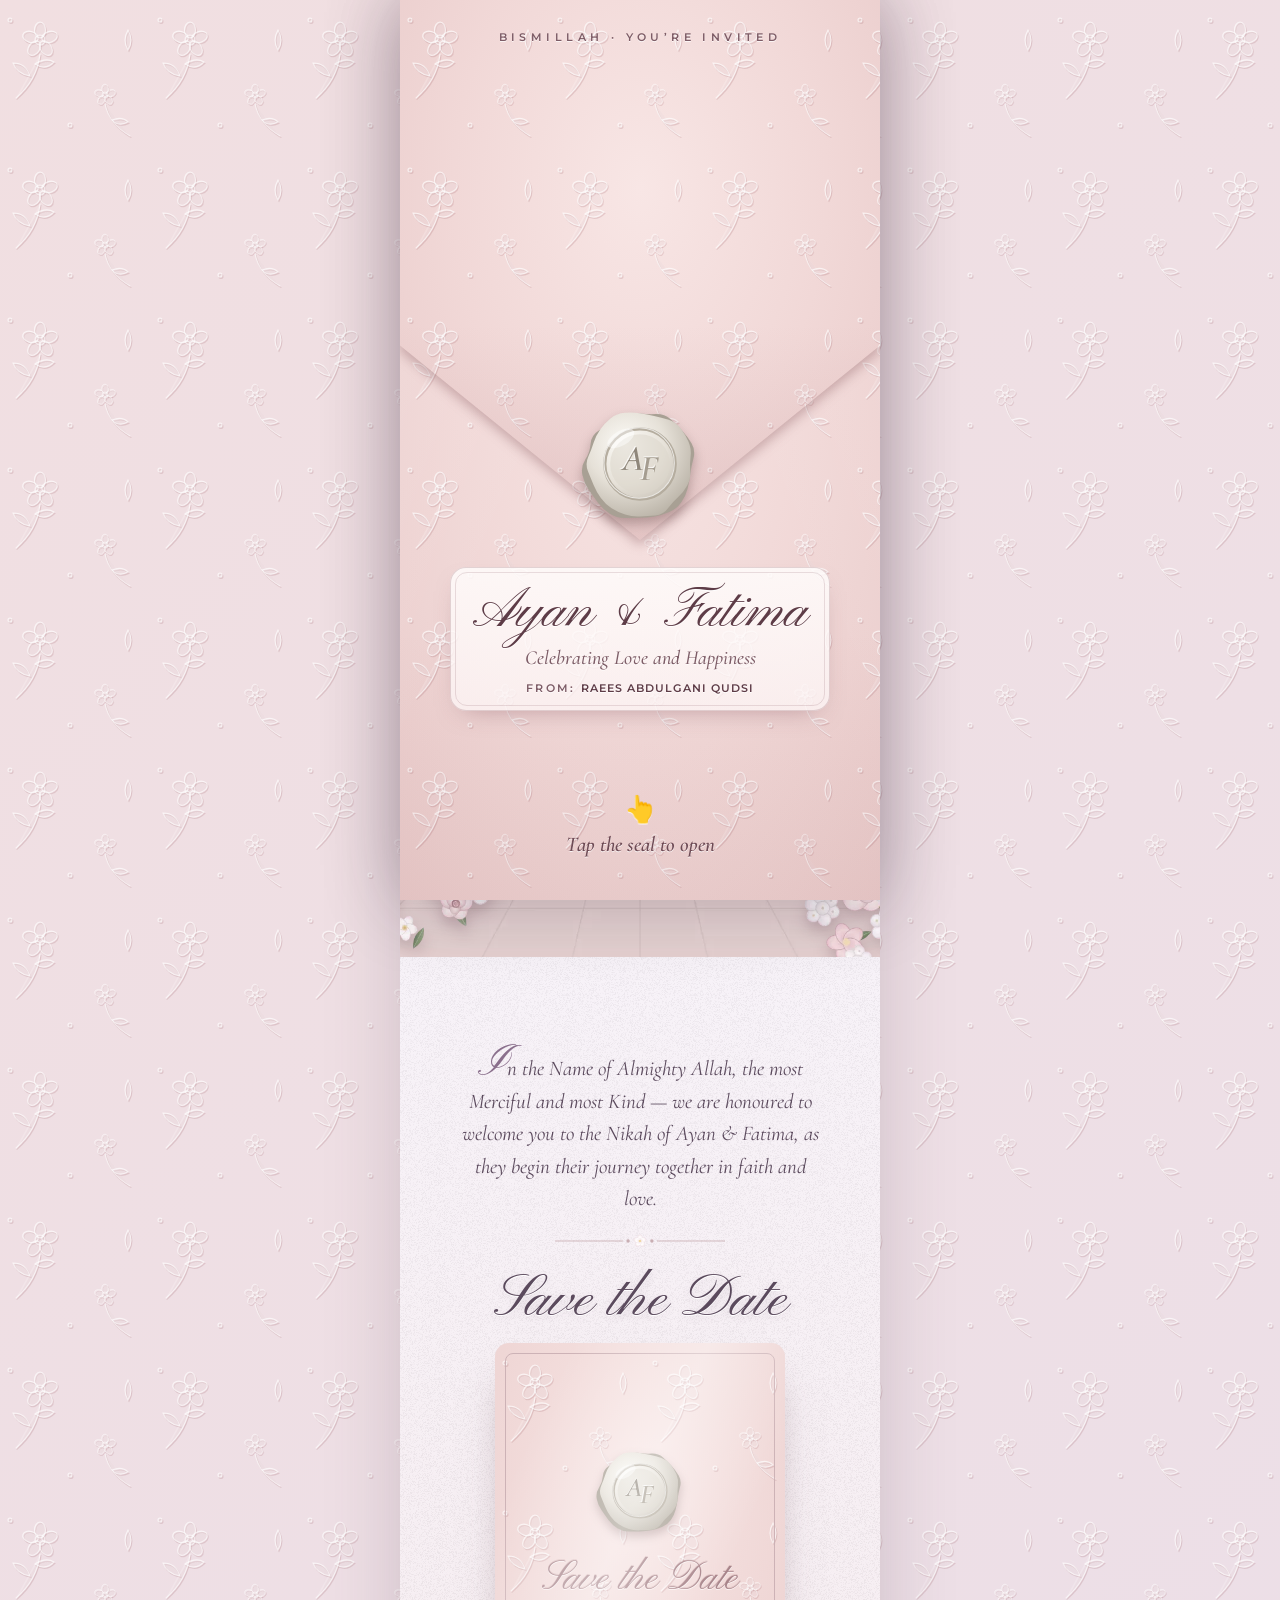
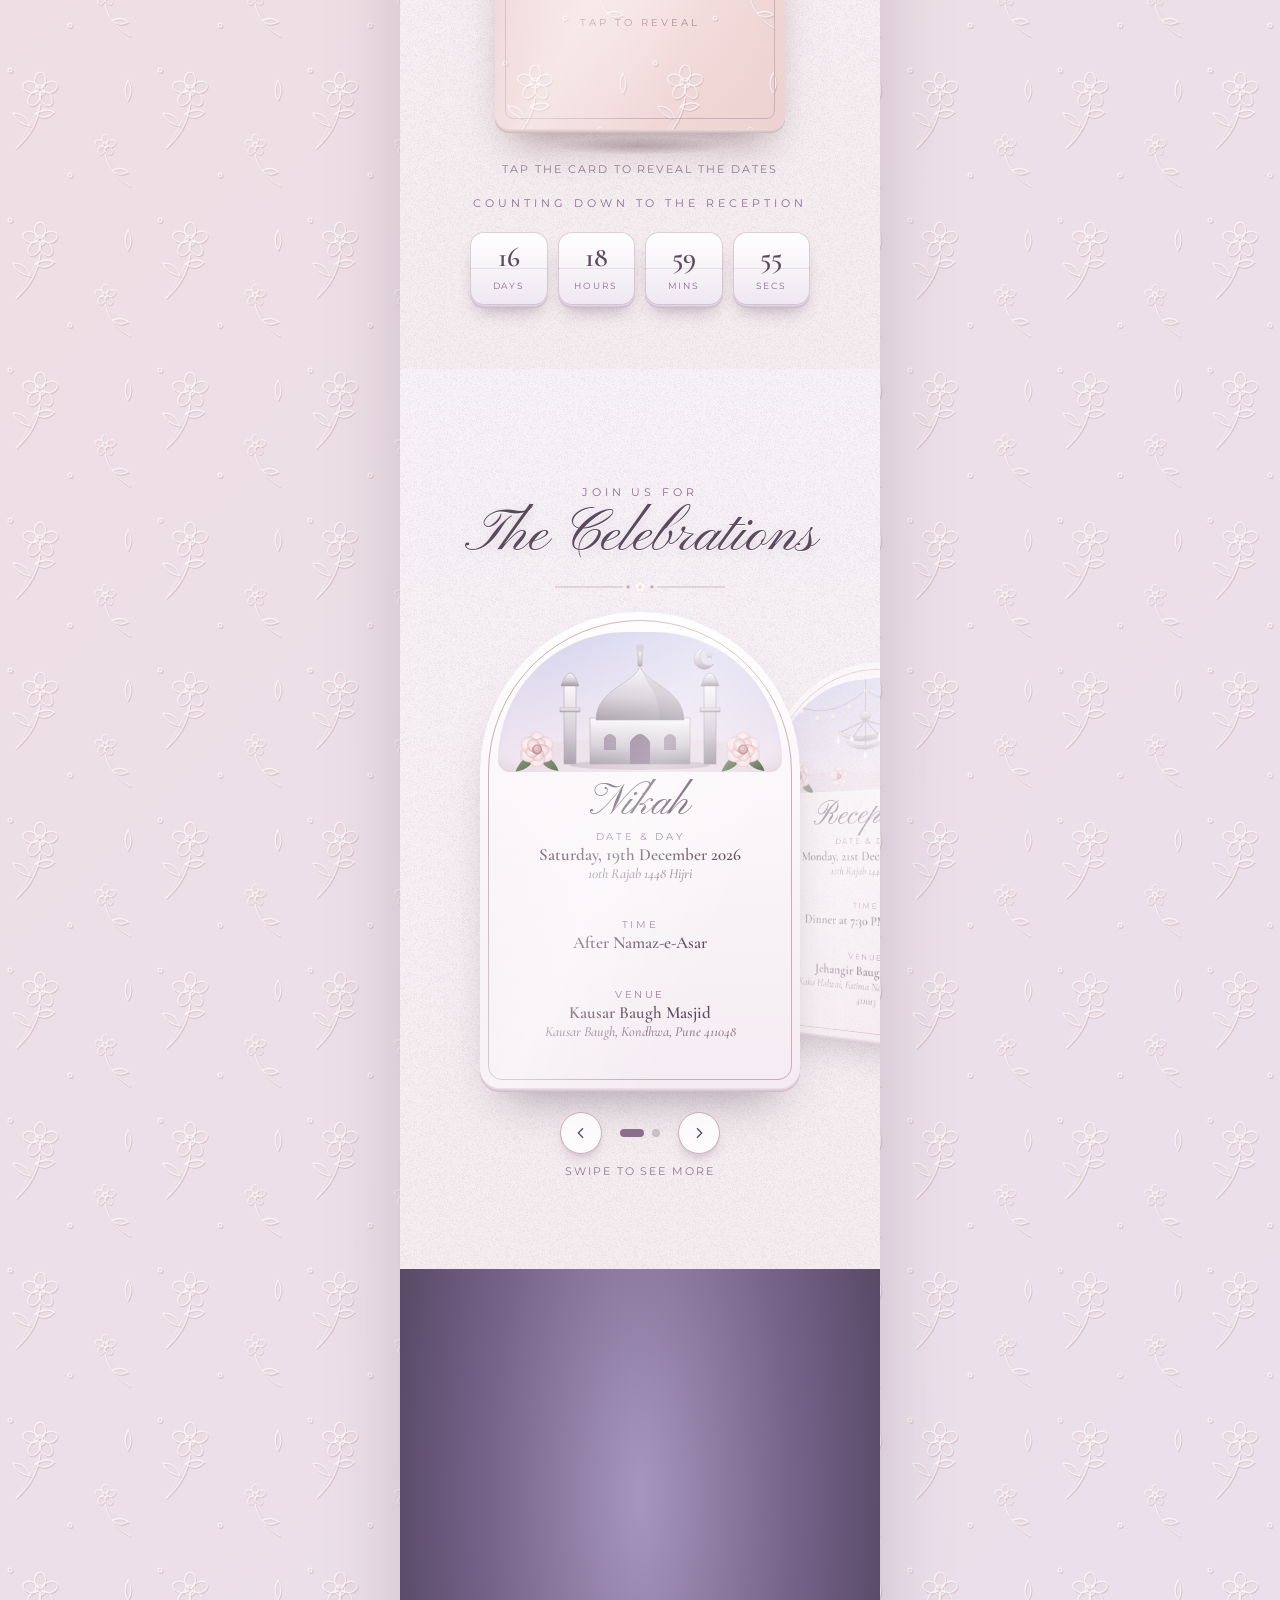
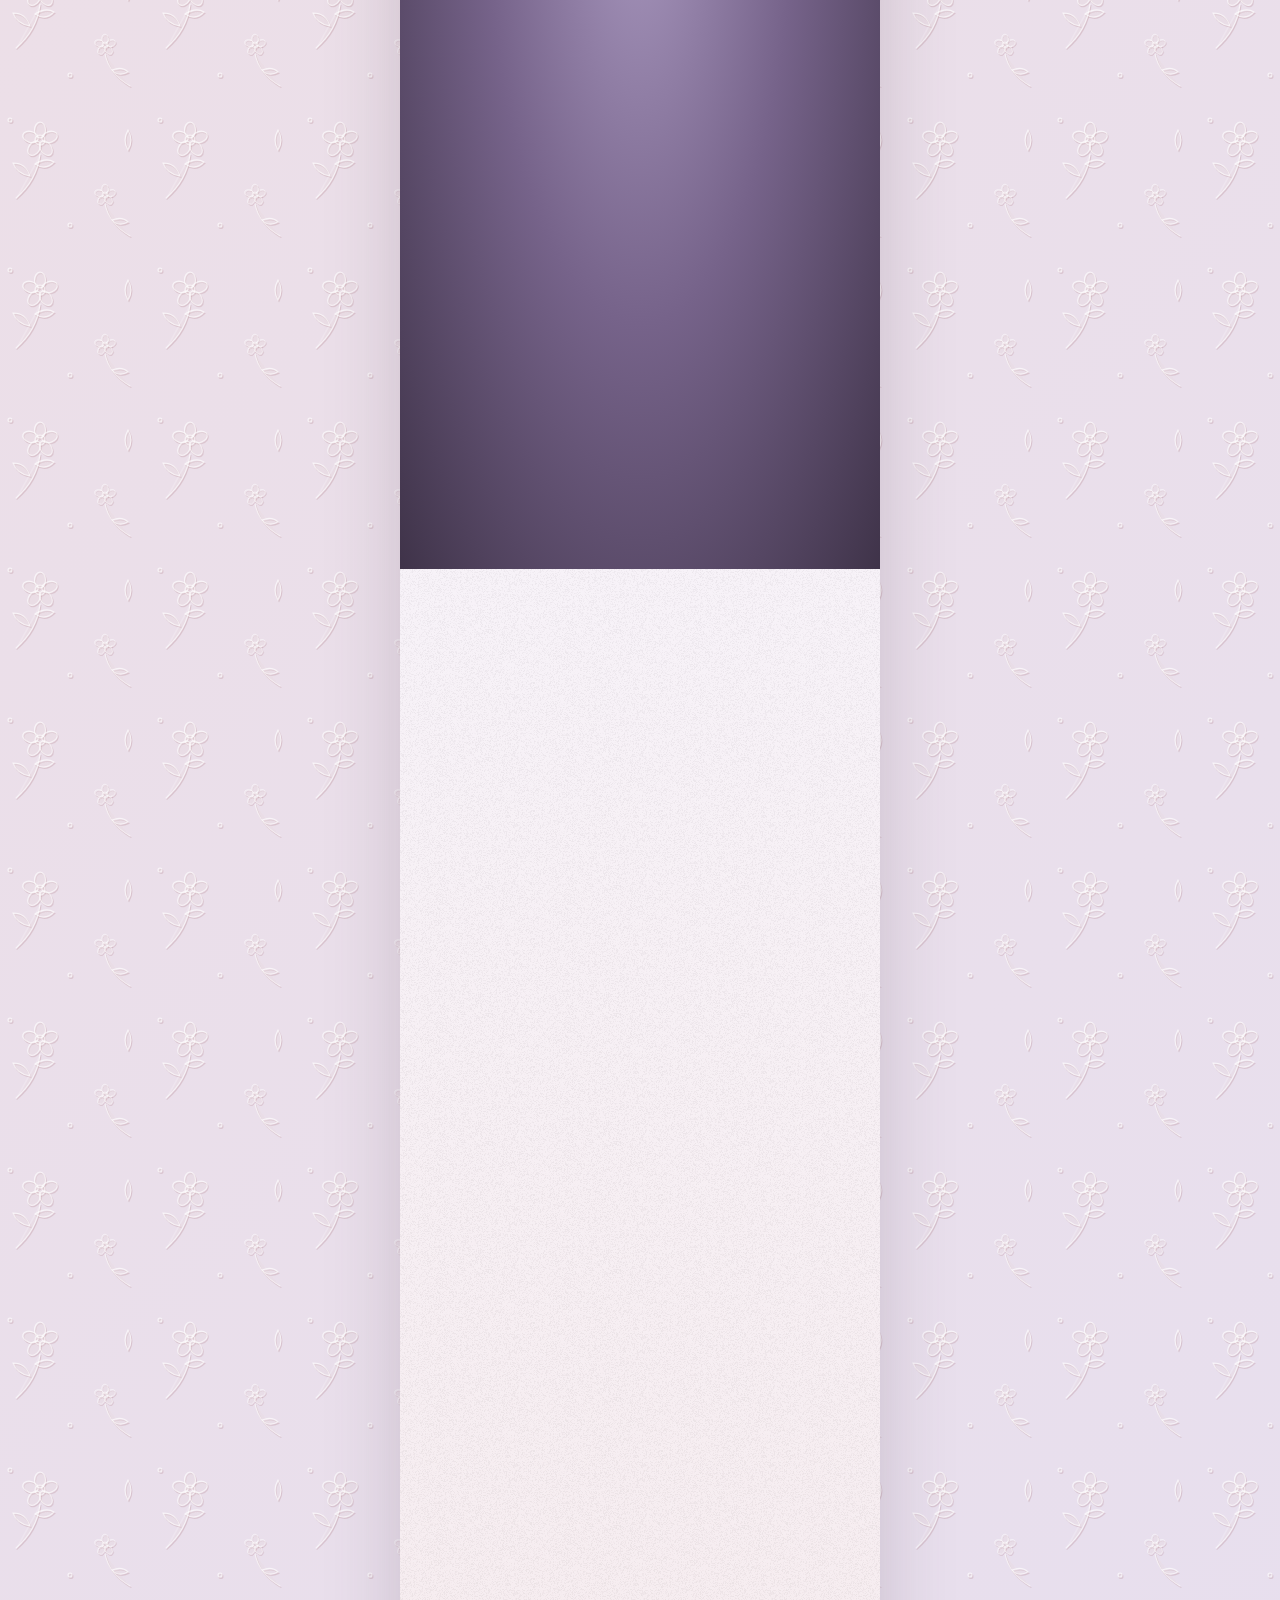
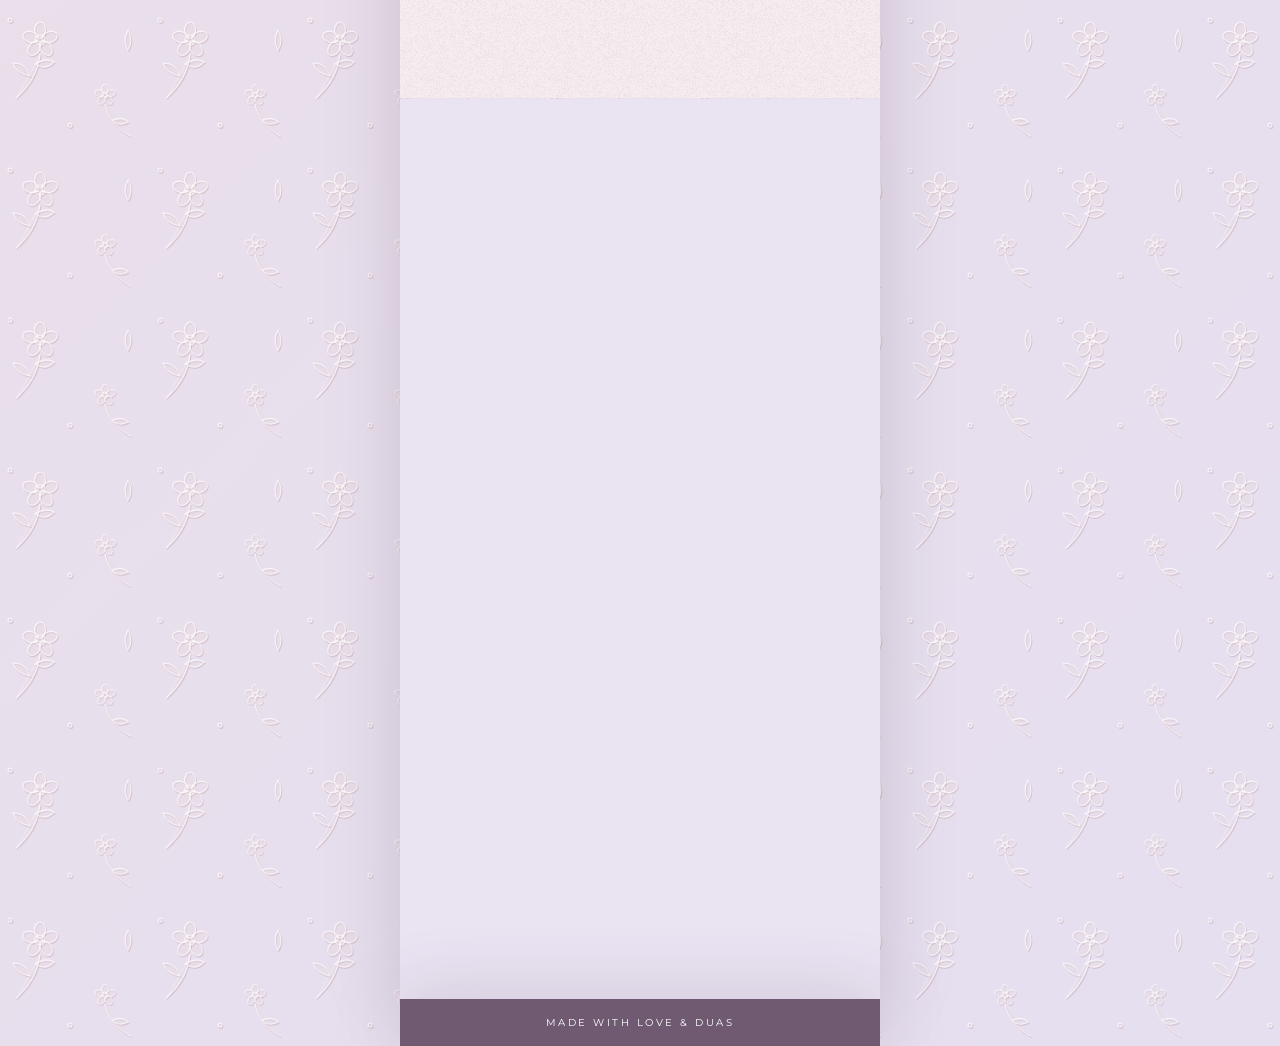
<file: index.html>
<!doctype html>
<html lang="en">
<head>
<meta charset="utf-8">
<meta name="viewport" content="width=device-width, initial-scale=1, viewport-fit=cover">
<meta name="theme-color" content="#e9cfd0">
<title>Ayan &amp; Fatima — Nikah Invitation</title>
<meta name="description" content="You are warmly invited to the Nikah of Ayan &amp; Fatima on Saturday, 19th December 2026 and the Reception on Monday, 21st December 2026, Pune.">
<meta property="og:title" content="Ayan &amp; Fatima — You're Invited">
<meta property="og:description" content="Nikah: Sat, 19 Dec 2026 · Kausar Baugh Masjid, after Namaz-e-Asar. Reception: Mon, 21 Dec 2026 · Jehangir Baugh Lawns, Pune.">
<meta property="og:type" content="website">
<link rel="icon" href="data:image/svg+xml,%3Csvg xmlns='http://www.w3.org/2000/svg' viewBox='0 0 40 40'%3E%3Ccircle cx='20' cy='20' r='20' fill='%23f2dcdc'/%3E%3Cpath d='M22 6a14 14 0 1 0 12 21 11 11 0 1 1-12-21z' fill='%238a6f8c'/%3E%3Cpath d='M29 10l1.3 2.8 3 .3-2.2 2 .6 3-2.7-1.5-2.7 1.5.6-3-2.2-2 3-.3z' fill='%238a6f8c'/%3E%3C/svg%3E">

<link rel="preconnect" href="https://fonts.googleapis.com">
<link rel="preconnect" href="https://fonts.gstatic.com" crossorigin>
<link rel="stylesheet" href="https://fonts.googleapis.com/css2?family=Cormorant+Garamond:ital,wght@0,500;0,600;1,500;1,600&family=Montserrat:wght@400;600&family=Pinyon+Script&display=swap">
<!-- Arabic font: only the letters actually used (Bismillah + verses), a few KB instead of the full font -->
<!-- Nastaliq calligraphy for "Haza min fazli Rabbi", subset to just those letters -->
<link rel="stylesheet" href="https://fonts.googleapis.com/css2?family=Noto+Nastaliq+Urdu:wght@700&display=swap&text=%D9%87%D9%8E%D9%B0%D8%B0%D8%A7%D9%85%D9%90%D9%86%D9%81%D8%B6%D9%92%D9%84%D8%B1%D8%A8%D9%91%D9%8A">
<link rel="stylesheet" href="https://fonts.googleapis.com/css2?family=Amiri&display=swap&text=%D8%A8%D9%90%D8%B3%D9%92%D9%85%D9%B1%D9%84%D9%8E%D9%91%D9%B0%D9%87%D8%B1%D8%AD%D9%86%D9%8A%D9%88%D8%AE%D9%82%D8%A7%D9%83%D9%8F%D8%A3%D8%B2%D8%AC%D9%8B%D8%B0%D9%81%D8%B6">

<link rel="preload" as="image" href="assets/img/sky.webp" type="image/webp">
<link rel="preload" as="image" href="assets/img/arch-florals.webp" type="image/webp">
<link rel="preload" as="image" href="assets/img/hero-florals.webp" type="image/webp">

<link rel="stylesheet" href="assets/css/base.css?v=16">
<link rel="stylesheet" href="assets/css/components.css?v=16">
<link rel="stylesheet" href="assets/css/intro.css?v=16">
<link rel="stylesheet" href="assets/css/sections.css?v=16">
<link rel="stylesheet" href="assets/css/responsive.css?v=16">
</head>
<body class="locked">

<!-- shared vector symbols & gradients -->
<svg class="sprite" aria-hidden="true" focusable="false">
  <defs>
    <radialGradient id="petW" cx="50%" cy="80%" r="80%"><stop offset="0" stop-color="#f6eaee"/><stop offset=".6" stop-color="#fffdfd"/><stop offset="1" stop-color="#f3e6ea"/></radialGradient>
    <linearGradient id="leafS" x1="0" y1="0" x2="1" y2="1"><stop offset="0" stop-color="#a5b496"/><stop offset="1" stop-color="#5f7253"/></linearGradient>
    <radialGradient id="rg1" cx="50%" cy="40%" r="65%"><stop offset="0" stop-color="#fffbfb"/><stop offset=".55" stop-color="#f5e1e3"/><stop offset="1" stop-color="#d9aeb4"/></radialGradient>
    <radialGradient id="rg2" cx="50%" cy="40%" r="65%"><stop offset="0" stop-color="#fff7f8"/><stop offset=".6" stop-color="#eecfd4"/><stop offset="1" stop-color="#c99aa2"/></radialGradient>
    <radialGradient id="rgC" cx="45%" cy="40%" r="60%"><stop offset="0" stop-color="#e8bcc3"/><stop offset="1" stop-color="#b47f88"/></radialGradient>
    <linearGradient id="leafG" x1="0" y1="0" x2="1" y2="1"><stop offset="0" stop-color="#93a585"/><stop offset="1" stop-color="#4d5f45"/></linearGradient>
    <linearGradient id="satin" x1="0" y1="0" x2="0" y2="1"><stop offset="0" stop-color="#fdf4f5"/><stop offset=".3" stop-color="#ecd1d7"/><stop offset=".55" stop-color="#fff8f9"/><stop offset="1" stop-color="#d3a9b3"/></linearGradient>
    <linearGradient id="satinD" x1="0" y1="0" x2="1" y2="1"><stop offset="0" stop-color="#f6e4e8"/><stop offset="1" stop-color="#c89aa5"/></linearGradient>
    <linearGradient id="silverV" x1="0" y1="0" x2="0" y2="1"><stop offset="0" stop-color="#fbf9fb"/><stop offset=".6" stop-color="#cfc7d1"/><stop offset="1" stop-color="#9a919d"/></linearGradient>
  </defs>
  <symbol id="rose" viewBox="0 0 120 120">
    <path d="M58 66 C30 70 12 92 4 114 C32 110 52 94 58 66Z" fill="url(#leafG)"/><path d="M62 66 C92 72 110 92 116 112 C88 110 68 94 62 66Z" fill="url(#leafG)"/>
    <g transform="translate(60 56)">
      <g fill="url(#rg1)" stroke="#c99aa2" stroke-opacity=".4"><ellipse rx="22" ry="26" cy="-20"/><ellipse rx="22" ry="26" cy="-20" transform="rotate(60)"/><ellipse rx="22" ry="26" cy="-20" transform="rotate(120)"/><ellipse rx="22" ry="26" cy="-20" transform="rotate(180)"/><ellipse rx="22" ry="26" cy="-20" transform="rotate(240)"/><ellipse rx="22" ry="26" cy="-20" transform="rotate(300)"/></g>
      <g fill="url(#rg2)" stroke="#b47f88" stroke-opacity=".35"><ellipse rx="16" ry="19" cy="-12" transform="rotate(30)"/><ellipse rx="16" ry="19" cy="-12" transform="rotate(102)"/><ellipse rx="16" ry="19" cy="-12" transform="rotate(174)"/><ellipse rx="16" ry="19" cy="-12" transform="rotate(246)"/><ellipse rx="16" ry="19" cy="-12" transform="rotate(318)"/></g>
      <circle r="13" fill="url(#rgC)"/><path d="M-6 -2 C-6 -10 8 -10 8 0 C8 8 -4 9 -5 2 C-5 -3 3 -4 3 1" fill="none" stroke="#fff3f5" stroke-opacity=".8" stroke-width="1.6" stroke-linecap="round"/>
    </g>
  </symbol>
  <symbol id="rz" viewBox="0 0 120 120"><g transform="translate(60 60)">
    <g fill="url(#rg1)" stroke="#c99aa2" stroke-opacity=".4"><ellipse rx="24" ry="28" cy="-20"/><ellipse rx="24" ry="28" cy="-20" transform="rotate(72)"/><ellipse rx="24" ry="28" cy="-20" transform="rotate(144)"/><ellipse rx="24" ry="28" cy="-20" transform="rotate(216)"/><ellipse rx="24" ry="28" cy="-20" transform="rotate(288)"/></g>
    <g fill="url(#rg2)" stroke="#b47f88" stroke-opacity=".3"><ellipse rx="16" ry="19" cy="-11" transform="rotate(36)"/><ellipse rx="16" ry="19" cy="-11" transform="rotate(156)"/><ellipse rx="16" ry="19" cy="-11" transform="rotate(276)"/></g>
    <circle r="12" fill="url(#rgC)"/></g></symbol>
  <symbol id="bW" viewBox="-12 -12 24 24"><g fill="url(#petW)" stroke="#e4d2d8" stroke-width=".4"><ellipse rx="4.4" ry="6.4" cy="-5"/><ellipse rx="4.4" ry="6.4" cy="-5" transform="rotate(72)"/><ellipse rx="4.4" ry="6.4" cy="-5" transform="rotate(144)"/><ellipse rx="4.4" ry="6.4" cy="-5" transform="rotate(216)"/><ellipse rx="4.4" ry="6.4" cy="-5" transform="rotate(288)"/></g><circle r="2.4" fill="#efd6a6"/></symbol>
  <symbol id="lf" viewBox="-12 -12 24 24"><path d="M-11 0 Q0 -7 11 0 Q0 7 -11 0Z" fill="url(#leafS)"/></symbol>
  <symbol id="crescent" viewBox="0 0 40 40">
    <path d="M22 4 a16 16 0 1 0 14 24 a13 13 0 1 1 -14 -24z" fill="url(#silverV)" stroke="#a79fa9" stroke-width=".6"/>
    <path d="M30 9 l1.5 3.2 3.5.4 -2.6 2.4 .7 3.5 -3.1 -1.8 -3.1 1.8 .7 -3.5 -2.6 -2.4 3.5 -.4z" fill="url(#silverV)" stroke="#a79fa9" stroke-width=".5"/>
  </symbol>
  <symbol id="nav-ic" viewBox="0 0 24 24"><path d="M3 11 21 3l-8 18-2-8z" fill="none" stroke="currentColor" stroke-width="2" stroke-linejoin="round"/></symbol>
  <symbol id="copy-ic" viewBox="0 0 24 24"><g fill="none" stroke="currentColor" stroke-width="2"><rect x="9" y="9" width="12" height="12" rx="2"/><path d="M5 15H4a1 1 0 0 1-1-1V4a1 1 0 0 1 1-1h10a1 1 0 0 1 1 1v1"/></g></symbol>
  <symbol id="orn" viewBox="0 0 240 24">
    <g fill="none" stroke="currentColor" stroke-width="1.15" stroke-linecap="round">
      <path d="M104 12 C90 12 82 5 68 6 C56 7 51 16 39 15 C29 14 22 8 9 12"/>
      <path d="M136 12 C150 12 158 5 172 6 C184 7 189 16 201 15 C211 14 218 8 231 12"/>
      <path d="M68 6 c-3 -4 -9 -5 -12 -1"/><path d="M172 6 c3 -4 9 -5 12 -1"/>
      <path d="M39 15 c-2 4 -7 5 -10 2"/><path d="M201 15 c2 4 7 5 10 2"/>
      <path d="M84 9 q-3 -5 -8 -4"/><path d="M156 9 q3 -5 8 -4"/>
    </g>
    <g fill="currentColor"><circle cx="9" cy="12" r="1.7"/><circle cx="231" cy="12" r="1.7"/><circle cx="97" cy="12" r="1.2"/><circle cx="143" cy="12" r="1.2"/></g>
    <g transform="translate(120 12)" fill="currentColor"><rect x="-6.5" y="-6.5" width="13" height="13"/><rect x="-6.5" y="-6.5" width="13" height="13" transform="rotate(45)"/></g>
    <circle cx="120" cy="12" r="3" fill="#fff" opacity=".85"/>
  </symbol>
  <symbol id="divider" viewBox="0 0 200 20">
    <path d="M0 10 H80 M120 10 H200" stroke="#c9aeb3" stroke-width="1" fill="none"/>
    <use href="#bW" x="92" y="2" width="16" height="16"/>
    <circle cx="86" cy="10" r="2" fill="#c9aeb3"/><circle cx="114" cy="10" r="2" fill="#c9aeb3"/>
  </symbol>
</svg>

<div id="progress"></div>

<!-- ============ OPENING: envelope → floral gates ============ -->
<section id="intro" aria-label="Opening invitation" tabindex="0">
  <div class="env-stage">
    <div class="env-back"></div>

    <div class="card">
      <div class="scene-box">
        <div class="layer" data-par="2" data-sky><img src="assets/img/sky.webp" alt="" fetchpriority="high"></div>
        <div class="gate-light"></div>
        <div class="layer" data-par="5"><div class="gates"><div class="gate l"><div class="gate-in"></div></div><div class="gate r"><div class="gate-in"></div></div></div></div>
        <div class="layer" data-par="9"><img src="assets/img/arch-florals.webp" alt="" fetchpriority="high"></div>
        <div class="layer" data-par="12"><div class="ribbon" id="ribbon" aria-label="Untie the ribbon"></div></div>
      </div>
    </div>

    <div class="pocket"><div class="pocket-in emboss-bg">
      <div class="env-text">
        <div class="env-to" data-guest hidden>To, <span></span></div>
        <div class="env-names" data-couple></div>
        <div class="env-tag" data-bind="tagline"></div>
        <div class="env-from">From: <span data-bind="from"></span></div>
      </div>
    </div></div>

    <div class="flap-wrap">
      <div class="flap-face front"><div class="flap-in emboss-bg"></div></div>
      <div class="flap-face back"><div class="flap-in"></div></div>
      <div class="wax" data-wax></div>
    </div>
  </div>
  <div class="intro-top">Bismillah · You’re Invited</div>
  <div class="hint seal-hint"><span class="fing">👆</span>Tap the seal to open</div>
</section>

<main id="site">

<!-- ============ INVITATION ============ -->
<section class="sec" id="invite">
  <div class="bg-layer" data-par="3" data-k=".08"><div class="cover-box at-bottom" data-sky><img src="assets/img/sky.webp" alt=""></div></div>
  <div class="bg-layer fl-layer" data-par="12"><div class="cover-box at-top"><img src="assets/img/hero-florals.webp" alt=""></div></div>
  <div class="motes" data-motes="8"></div>
  <div class="hero" data-tilt="5">
    <div class="calli" lang="ar">هَٰذَا مِن فَضْلِ رَبِّي</div>
    <svg class="calli-orn" aria-hidden="true"><use href="#orn"/></svg>
    <div class="calli-tr glow">This is from the bounty of my Lord</div>
    <div class="memory glow">In loving memory of<b data-bind="memorial"></b></div>
    <div class="req glow" data-bind="invitationLine"></div>
    <div class="names glow">
      <span class="nm a" data-bind="groom.name"></span>
      <span class="parents" data-bind="groom.parents"></span>
      <span class="amp">&amp;</span>
      <span class="nm b" data-bind="bride.name"></span>
      <span class="parents" data-bind="bride.parents"></span>
    </div>
    <div class="ev-label glow">Reception</div>
    <div class="dateblock glow"><div class="side" data-dp="1.mon"></div><div class="num" data-dp="1.day"></div><div class="side" data-dp="1.year"></div></div>
    <div class="dayname glow"><span data-bind="events.1.day"></span> · <span data-bind="events.1.hijri"></span></div>
    <div class="when glow" data-bind="events.1.time"></div>
    <div class="venue glow" data-bind="events.1.venue"></div>
    <div><a class="song-pill" data-song-pill hidden target="_blank" rel="noopener">♪ Our Song</a></div>
  </div>
</section>

<!-- ============ SAVE THE DATE (flip card + always-visible countdown) ============ -->
<section class="sec deferred" id="date" data-hint="Save the Date">
  <div class="motes" data-motes="6"></div>
  <p class="story reveal" data-story></p>
  <svg class="divider reveal d1" style="margin-top:16px"><use href="#divider"/></svg>
  <h2 class="h2 reveal d1">Save the Date</h2>
  <div class="flip-wrap reveal d2">
    <div class="flip-float"><div class="flip-tilt" data-tilt="10">
      <div class="flip-card" id="flipCard" role="button" tabindex="0" aria-label="Tap to reveal the dates" data-glare>
        <div class="fc front"><div class="wax" data-wax></div><div class="t">Save the Date</div><div class="s">Tap to reveal</div></div>
        <div class="fc back">
          <div class="arabic bism2">بِسْمِ ٱللَّٰهِ</div>
          <div class="names fc-names" data-couple></div>
          <div class="fc-ev">Reception</div>
          <div class="dateblock"><div class="side" data-dp="1.mon"></div><div class="num" data-dp="1.day"></div><div class="side" data-dp="1.year"></div></div>
          <div class="dayname" data-bind="events.1.day"></div>
          <div class="hj" data-bind="events.1.hijri"></div>
          <div class="tm" data-bind="events.1.time"></div>
          <div class="vn" data-bind="events.1.venue"></div>
        </div>
      </div>
    </div></div>
    <div class="flip-shadow"></div>
  </div>
  <p class="note-tap" id="flipNote">Tap the card to reveal the dates</p>
  <div class="cd-wrap reveal d2">
    <div class="eyebrow" data-bind="countdownLabel"></div>
    <div class="countdown" data-countdown>
      <div class="cd"><b data-cd="d">00</b><span>Days</span></div>
      <div class="cd"><b data-cd="h">00</b><span>Hours</span></div>
      <div class="cd"><b data-cd="m">00</b><span>Mins</span></div>
      <div class="cd"><b data-cd="s">00</b><span>Secs</span></div>
    </div>
  </div>
</section>

<!-- ============ EVENTS ============ -->
<section class="sec deferred" id="events" data-hint="The Celebrations">
  <div class="eyebrow reveal">Join us for</div>
  <h2 class="h2 reveal d1">The Celebrations</h2>
  <svg class="divider reveal d1"><use href="#divider"/></svg>
  <div class="car-outer reveal d2"><div data-tilt="5" data-glare><div class="carousel" data-carousel aria-roledescription="carousel"></div></div></div>
  <div class="car-nav">
    <button class="car-arrow" data-prev aria-label="Previous event"><svg viewBox="0 0 24 24"><path d="M15 5 8 12l7 7" fill="none" stroke="currentColor" stroke-width="2"/></svg></button>
    <div class="dots" data-dots></div>
    <button class="car-arrow" data-next aria-label="Next event"><svg viewBox="0 0 24 24"><path d="m9 5 7 7-7 7" fill="none" stroke="currentColor" stroke-width="2"/></svg></button>
  </div>
  <div class="swipe-note">Swipe to see more</div>
</section>
<!-- ============ NIKAH (purple card) ============ -->
<section class="sec deferred" id="reception" data-hint="Nikah">
  <div class="lights" data-lights></div>
  <div class="rec-fl"><img src="assets/img/reception-florals.webp" alt="" loading="lazy" decoding="async"></div>
  <div id="sparkles"></div>
  <div class="motes" data-motes="8"></div>
  <div class="rec-wrap reveal">
    <div class="rec-box" data-tilt="8">
      <div class="calli" lang="ar">هَٰذَا مِن فَضْلِ رَبِّي</div>
      <svg class="calli-orn" aria-hidden="true"><use href="#orn"/></svg>
      <div class="rec-name">In the Name of Almighty Allah,<br>the most Merciful and most Kind.</div>
      <div class="rec-title silver-text">Nikah</div>
      <div class="rec-day" data-bind="events.0.day"></div>
      <div class="rec-big" data-dp="0.day"></div>
      <div class="rec-line"><span data-dp="0.monLong"></span> <span data-dp="0.year"></span></div>
      <div class="rec-line rec-hijri" data-bind="events.0.hijri"></div>
      <div class="rec-line" style="margin-top:10px" data-bind="events.0.time"></div>
      <div class="rec-venue" data-bind="events.0.venue"></div>
      <div class="rec-addr" data-bind="events.0.address"></div>
    </div>
  </div>
</section>

<!-- ============ VENUES ============ -->
<section class="sec deferred" id="location" data-hint="Venues &amp; Maps">
  <div class="eyebrow reveal">Find your way</div>
  <h2 class="h2 reveal d1">The Venues</h2>
  <svg class="divider reveal d1"><use href="#divider"/></svg>
  <div class="loc-list" data-venues></div>
</section>

<!-- ============ CLOSING ============ -->
<section class="sec deferred" id="closing" data-hint="With Love">
  <div class="bg-layer" data-par="3" data-k=".08"><div class="cover-box at-bottom" data-sky><img src="assets/img/sky.webp" alt="" loading="lazy" decoding="async"></div></div>
  <div class="bg-layer fl-layer" data-par="12"><div class="cover-box at-top"><img src="assets/img/closing-florals.webp" alt="" loading="lazy" decoding="async"></div></div>
  <div class="motes" data-motes="8"></div>
  <div class="close-in reveal">
    <div data-tilt="6">
      <div class="arabic verse">وَخَلَقْنَاكُمْ أَزْوَاجًا</div>
      <div class="verse-tr">“And We created you in pairs.” — Surah An-Naba 78:8</div>
      <svg class="divider"><use href="#divider"/></svg>
      <div class="closing-title">WE CAN’T WAIT TO<br>CELEBRATE WITH YOU!</div>
      <div class="note"><div class="k">A gentle request</div><p data-bind="presentNote"></p></div>
      <div class="family" data-bind="familyMessage"></div>
      <div class="couple-sign" data-couple></div>
    </div>
  </div>
</section>
</main>

<footer>Made with love &amp; duas</footer>

<canvas id="fx" aria-hidden="true"></canvas>
<audio id="bgm" loop preload="auto"></audio>
<button id="musicBtn" hidden aria-label="Play or pause music">
  <svg class="on" viewBox="0 0 24 24"><path d="M9 18V6l11-2v12" fill="none" stroke="currentColor" stroke-width="2"/><circle cx="6.5" cy="18" r="2.5" fill="currentColor"/><circle cx="17.5" cy="16" r="2.5" fill="currentColor"/></svg>
  <svg class="off" viewBox="0 0 24 24"><path d="M9 18V6l11-2v12" fill="none" stroke="currentColor" stroke-width="2"/><circle cx="6.5" cy="18" r="2.5" fill="currentColor"/><circle cx="17.5" cy="16" r="2.5" fill="currentColor"/><path d="M3 3l18 18" stroke="currentColor" stroke-width="2"/></svg>
</button>
<div id="toast" role="status" aria-live="polite"></div>

<script src="config.js?v=16" defer></script>
<script src="assets/js/core.js?v=16" defer></script>
<script src="assets/js/fx.js?v=16" defer></script>
<script src="assets/js/motion.js?v=16" defer></script>
<script src="assets/js/music.js?v=16" defer></script>
<script src="assets/js/components/ambient.js?v=16" defer></script>
<script src="assets/js/components/emblems.js?v=16" defer></script>
<script src="assets/js/components/countdown.js?v=16" defer></script>
<script src="assets/js/components/carousel.js?v=16" defer></script>
<script src="assets/js/components/venues.js?v=16" defer></script>
<script src="assets/js/components/flipcard.js?v=16" defer></script>
<script src="assets/js/components/scrollhint.js?v=16" defer></script>
<script src="assets/js/intro.js?v=16" defer></script>
<script src="assets/js/app.js?v=16" defer></script>
</body>
</html>
</file>
<file: assets/css/base.css>
/* ============ tokens ============ */
:root{
  --blush:#f2dcdc; --rose:#d4a1aa; --mauve:#8a6f8c; --plum:#5b4a5d; --ink:#5b4a5d; --muted:#8c7b8c;
  --lav:#d9d3ec; --lav-l:#f1ecf7; --silver:#b9b1b7; --ivory:#fdfafa; --line:#c9aeb3;
  --silver-text:linear-gradient(110deg,#8f8791 0%,#d9d2d8 20%,#a69ea8 36%,#f4eff3 50%,#9d94a0 64%,#d8cfd6 80%,#8f8791 100%);
  --grain:linear-gradient(transparent,transparent);   /* replaced at runtime by a small noise tile */
  --emboss:linear-gradient(transparent,transparent);  /* replaced at runtime by the embossed-flower tile */
}

/* ============ reset ============ */
*{box-sizing:border-box;margin:0;padding:0}
html{scroll-behavior:smooth;-webkit-text-size-adjust:100%}
body{font-family:'Montserrat',system-ui,sans-serif;color:var(--ink);background:var(--lav-l);overflow-x:hidden;line-height:1.5;-webkit-tap-highlight-color:transparent}
body.locked{overflow:hidden;height:100%}
button{font:inherit;cursor:pointer;border:0;background:none;color:inherit}
a{color:inherit}
img{display:block}
.sprite{position:absolute;width:0;height:0;overflow:hidden}
.arabic{font-family:'Amiri',serif;direction:rtl}
.silver-text{background:var(--silver-text);background-size:220% 100%;-webkit-background-clip:text;background-clip:text;color:transparent;animation:shine 7s linear infinite}
@keyframes shine{from{background-position:0% 50%}to{background-position:220% 50%}}

/* ============ sections ============ */
.sec{position:relative;min-height:100vh;min-height:100svh;display:flex;flex-direction:column;align-items:center;justify-content:center;padding:90px 20px 64px;overflow:hidden;
  background:var(--grain),linear-gradient(180deg,#f7f2f8,#f6ecef)}
/* below-the-fold sections are skipped by the browser until they come near the screen */
.sec.deferred{content-visibility:auto;contain-intrinsic-size:auto 900px}
/* animations only run in sections that are on screen (JS adds .is-on) */
.sec:not(.is-on) *,.sec:not(.is-on) *::before,.sec:not(.is-on) *::after{animation-play-state:paused!important}

.reveal{opacity:0;transform:perspective(900px) translateY(46px) rotateX(22deg) scale(.96);transform-origin:50% 100%;transition:opacity 1.1s ease,transform 1.3s cubic-bezier(.2,.75,.2,1)}
.reveal.in{opacity:1;transform:none}
.d1{transition-delay:.15s}.d2{transition-delay:.3s}
[data-tilt]{transform-style:preserve-3d}
html:not(.lite) [data-tilt],html:not(.lite) [data-par]{will-change:transform}

/* ============ fixed UI ============ */
#fx{position:fixed;inset:0;width:100%;height:100%;pointer-events:none;z-index:48}
#progress{position:fixed;left:0;top:0;height:3px;width:100%;z-index:47;transform-origin:left center;transform:scaleX(0);background:linear-gradient(90deg,#b9a6bd,#fff,#c9aeb3)}
#musicBtn{position:fixed;right:16px;bottom:calc(16px + env(safe-area-inset-bottom));z-index:55;width:48px;height:48px;border-radius:50%;display:grid;place-items:center;
  background:linear-gradient(180deg,#fff,#ece4ea);color:var(--plum);box-shadow:0 2px 0 #cbbdc6,0 10px 24px -8px rgba(91,74,93,.6),inset 0 0 0 1px var(--line)}
#musicBtn[hidden]{display:none}
#musicBtn svg{width:20px;height:20px}
#musicBtn.playing::before{content:"";position:absolute;inset:-4px;border-radius:50%;border:1px solid var(--line);animation:mring 2s ease-out infinite}
@keyframes mring{0%{transform:scale(.9);opacity:1}100%{transform:scale(1.5);opacity:0}}
#musicBtn.playing .on{animation:spin 4s linear infinite}
#musicBtn .off{display:none}
#musicBtn:not(.playing) .on{display:none}
#musicBtn:not(.playing) .off{display:block}
@keyframes spin{to{transform:rotate(360deg)}}
#toast{position:fixed;left:50%;bottom:calc(80px + env(safe-area-inset-bottom));transform:translate(-50%,20px);z-index:60;background:var(--plum);color:#fff;padding:10px 18px;border-radius:999px;font-size:12.5px;letter-spacing:.06em;opacity:0;transition:opacity .35s,transform .35s;pointer-events:none;white-space:nowrap}
#toast.show{opacity:1;transform:translate(-50%,0)}
footer{text-align:center;font-size:10px;letter-spacing:.25em;text-transform:uppercase;color:#fff;padding:16px 0 calc(16px + env(safe-area-inset-bottom));background:#6f5a72}

/* ============ lighter mode for low-end phones / data saver / reduced motion ============ */
.lite .motes,.lite .sparkle,.lite .wisp,.lite .glint,.lite .wax-sheen{display:none}
.lite .silver-text{animation:none}
.lite .btn::after{display:none}
@media (prefers-reduced-motion:reduce){*,*::before,*::after{animation-duration:.001s!important;animation-iteration-count:1!important;transition-duration:.2s!important}}
</file>
<file: assets/css/components.css>
/* ============ headings & text ============ */
.eyebrow{font-size:10.5px;letter-spacing:.38em;text-transform:uppercase;color:var(--mauve);text-align:center}
.h2{font-family:'Pinyon Script',cursive;font-weight:400;font-size:clamp(44px,13vw,60px);text-align:center;line-height:1.15;color:var(--plum);text-shadow:0 1px 0 #fff,0 3px 8px rgba(91,74,93,.15)}
.divider{display:block;width:170px;height:18px;margin:8px auto 16px}
.story{max-width:360px;text-align:center;font-family:'Cormorant Garamond',serif;font-style:italic;font-size:21px;line-height:1.55;color:var(--ink);position:relative;z-index:2}
.story::first-letter{font-family:'Pinyon Script',cursive;font-style:normal;font-size:44px;line-height:.8;color:var(--mauve)}
.dateblock{display:grid;grid-template-columns:1fr auto 1fr;align-items:center;gap:14px;margin:14px auto 0;max-width:300px}
.dateblock .side{font-size:13px;letter-spacing:.32em;text-transform:uppercase;color:var(--plum);padding:7px 0;border-top:1px solid var(--line);border-bottom:1px solid var(--line)}
.dateblock .num{font-family:'Cormorant Garamond',serif;font-weight:600;font-size:58px;line-height:1;color:var(--plum);text-shadow:0 1px 0 #fff,0 2px 0 #e3d8e6,0 3px 0 #d3c5d6,0 6px 10px rgba(91,74,93,.25)}
.dayname{font-size:10.5px;letter-spacing:.38em;text-transform:uppercase;color:var(--mauve);margin-top:6px}
.names{font-family:'Pinyon Script',cursive;font-size:clamp(40px,12vw,54px);line-height:1.12;color:var(--plum);margin-top:2px}
.names .amp{display:block;font-size:.6em;color:var(--mauve);line-height:1}

/* ============ buttons ============ */
.btn{position:relative;overflow:hidden;display:inline-flex;align-items:center;justify-content:center;gap:8px;padding:13px 22px;border-radius:999px;font-size:11.5px;font-weight:600;letter-spacing:.16em;text-transform:uppercase;text-decoration:none;transition:transform .2s}
.btn::after{content:"";position:absolute;top:0;bottom:0;left:0;width:40%;background:linear-gradient(100deg,transparent,rgba(255,255,255,.5),transparent);transform:translateX(-150%) skewX(-20deg);animation:btnshine 4.5s ease-in-out infinite}
@keyframes btnshine{0%,70%{transform:translateX(-150%) skewX(-20deg)}100%{transform:translateX(350%) skewX(-20deg)}}
.btn:active{transform:scale(.96) translateY(1px)}
.btn svg{width:16px;height:16px}
.btn-main{background:linear-gradient(180deg,#9c829e,#6f5a72);color:#fff;box-shadow:0 2px 0 #574559,0 12px 22px -10px rgba(91,74,93,.8),inset 0 1px 0 rgba(255,255,255,.25)}
.btn-pearl{background:linear-gradient(180deg,#fff,#e9e2e6);color:var(--plum);box-shadow:0 2px 0 #c9bfc7,0 12px 22px -10px rgba(40,30,50,.6),inset 0 1px 0 #fff}
.btn-line{border:1px solid var(--line);color:var(--plum);background:rgba(255,255,255,.7)}
.btn-line::after{display:none}
.song-pill[hidden]{display:none}
.song-pill{display:inline-flex;align-items:center;gap:8px;margin-top:14px;padding:9px 18px;border-radius:999px;border:1px solid var(--line);color:var(--plum);font-size:11px;letter-spacing:.14em;text-transform:uppercase;text-decoration:none;background:rgba(255,255,255,.6)}

/* ============ ambient bits (transform/opacity only) ============ */
.motes{position:absolute;inset:0;z-index:5;pointer-events:none;overflow:hidden}
.mote{position:absolute;bottom:-12px;border-radius:50%;background:radial-gradient(circle,#fff 0%,rgba(236,226,240,.6) 40%,rgba(236,226,240,0) 70%);animation:rise linear infinite;opacity:0}
@keyframes rise{0%{transform:translate(0,0);opacity:0}12%{opacity:1}85%{opacity:.8}100%{transform:translate(var(--x),-78vh);opacity:0}}
.sparkle{position:absolute;width:4px;height:4px;border-radius:50%;background:#fff;box-shadow:0 0 8px 2px rgba(255,255,255,.8);animation:twinkle 3s ease-in-out infinite;opacity:0;pointer-events:none}
@keyframes twinkle{0%,100%{opacity:0;transform:scale(.4)}50%{opacity:1;transform:scale(1.2)}}
.wisp{position:absolute;border-radius:50%;background:radial-gradient(closest-side,rgba(255,255,255,.75),rgba(255,255,255,0));animation:drift ease-in-out infinite alternate;pointer-events:none}
@keyframes drift{from{transform:translateX(-12%)}to{transform:translateX(12%)}}
.glint{position:absolute;width:3.5%;height:2px;margin-top:-1px;border-radius:2px;background:#fff;opacity:0;animation:glint 2.6s ease-in-out infinite;pointer-events:none}
@keyframes glint{0%,100%{opacity:0}50%{opacity:.9}}
.lights{position:absolute;left:-4%;right:-4%;top:0;z-index:3;pointer-events:none;transform-origin:top center;animation:lightswing 6s ease-in-out infinite}
.lights svg{display:block;width:100%;height:auto}
@keyframes lightswing{0%,100%{transform:rotate(-.6deg)}50%{transform:rotate(.6deg)}}
.bulb{position:absolute;width:7px;height:9px;margin:-4.5px 0 0 -3.5px;border-radius:50%;background:#fff0c9;box-shadow:0 0 5px 2px rgba(255,227,168,.85),0 0 14px 4px rgba(255,227,168,.35);animation:bulb 2.2s ease-in-out infinite}
.bulb.sm{width:5px;height:7px;margin:-3.5px 0 0 -2.5px}
@keyframes bulb{0%,100%{opacity:1}50%{opacity:.45}}

/* ============ countdown ============ */
.countdown{display:grid;grid-template-columns:repeat(4,1fr);gap:10px;width:min(88vw,340px);margin-top:20px;perspective:600px}
.cd{position:relative;background:linear-gradient(180deg,#fff,#efe7f1);border-radius:14px;padding:11px 4px 9px;text-align:center;color:var(--plum);overflow:hidden;
  box-shadow:0 1px 0 #e1d4e4,0 2px 0 #d6c7da,0 3px 0 #cbbacf,0 12px 18px -8px rgba(91,74,93,.45),inset 0 0 0 1px rgba(201,174,179,.6)}
.cd::after{content:"";position:absolute;left:0;right:0;top:50%;height:1px;background:rgba(91,74,93,.12)}
.cd b{display:block;font-family:'Cormorant Garamond',serif;font-size:28px;line-height:1.05;font-weight:600}
.cd b.fa{animation:flipA .5s ease}.cd b.fb{animation:flipB .5s ease}
@keyframes flipA{50%{transform:rotateX(-90deg);opacity:.3}}
@keyframes flipB{50%{transform:rotateX(-90deg);opacity:.3}}
.cd span{font-size:9px;letter-spacing:.2em;text-transform:uppercase;color:var(--mauve)}
.cd-done{grid-column:1/-1;text-align:center;font-family:'Cormorant Garamond',serif;font-style:italic;font-size:20px;color:var(--plum)}

/* ============ flip card ============ */
.flip-wrap{position:relative;z-index:2;margin-top:8px}
.flip-float{animation:bob 4.5s ease-in-out infinite}
@keyframes bob{0%,100%{transform:translateY(0)}50%{transform:translateY(-10px)}}
.flip-tilt{perspective:1200px}
.flip-card{position:relative;width:min(74vw,290px);aspect-ratio:3/4;transform-style:preserve-3d;transition:transform 1.3s cubic-bezier(.4,.1,.2,1);cursor:pointer;outline:none}
.flip-card.flipped{transform:rotateY(180deg)}
.fc{position:absolute;inset:0;border-radius:14px;backface-visibility:hidden;-webkit-backface-visibility:hidden;overflow:hidden;display:flex;flex-direction:column;align-items:center;justify-content:center;text-align:center;padding:24px;
  box-shadow:0 1px 0 #ead9da,0 2px 0 #e2cfd1,0 3px 0 #dac5c8,0 4px 0 #d1bbbe,0 26px 40px -18px rgba(91,60,70,.55)}
.fc::before{content:"";position:absolute;inset:10px;border:1px solid rgba(201,174,179,.9);border-radius:8px;pointer-events:none}
.fc::after,.ev-card::after{content:"";position:absolute;inset:0;border-radius:inherit;pointer-events:none;background:linear-gradient(115deg,rgba(255,255,255,0) 35%,rgba(255,255,255,.4) 48%,rgba(255,255,255,0) 60%);background-size:300% 100%;background-position:calc(50% + var(--tx,0) * 60%) 0}
.fc.front{background-image:var(--emboss),radial-gradient(ellipse at 50% 35%,#f8e6e5,#ecd1d0);background-size:150px 150px,100% 100%}
.fc.front .wax{position:relative;width:96px;height:96px;filter:drop-shadow(0 5px 5px rgba(90,60,60,.3))}
.fc.front .t{font-family:'Pinyon Script',cursive;font-size:40px;color:#a8848a;margin-top:10px;text-shadow:0 1px 0 rgba(255,255,255,.7),0 -1px 0 rgba(140,90,95,.2)}
.fc.front .s{font-size:10px;letter-spacing:.3em;text-transform:uppercase;color:#a8848a;margin-top:6px}
.fc.back{transform:rotateY(180deg);background:linear-gradient(180deg,#fbf9fc,#efe8f3)}
.fc.back .bism2{font-size:18px;color:var(--plum)}
.fc.back .dateblock{margin-top:12px}
.fc.back .dateblock .num{font-size:52px}
.fc.back .tm{font-family:'Cormorant Garamond',serif;font-style:italic;font-size:19px;color:var(--plum);margin-top:12px;line-height:1.3}
.fc.back .vn{font-size:10.5px;letter-spacing:.24em;text-transform:uppercase;color:var(--mauve);margin-top:6px}
.flip-shadow{width:60%;height:18px;margin:8px auto 0;border-radius:50%;background:radial-gradient(ellipse,rgba(91,60,70,.28),transparent 70%);animation:shadowbob 4.5s ease-in-out infinite}
@keyframes shadowbob{0%,100%{transform:scaleX(1);opacity:1}50%{transform:scaleX(.82);opacity:.6}}
.note-tap{font-size:11px;letter-spacing:.18em;text-transform:uppercase;color:var(--muted);margin-top:6px;text-align:center;transition:opacity .4s;position:relative;z-index:2}
.after{position:relative;z-index:2;display:flex;flex-direction:column;align-items:center;max-height:0;overflow:hidden;opacity:0;transition:max-height 1s ease,opacity 1s ease .2s}
.after.show{max-height:420px;opacity:1}
.after .btn{margin-top:18px}

/* ============ wax seal ============ */
.wax svg{width:100%;height:100%;display:block}
.wax-sheen{position:absolute;inset:12%;border-radius:50%;overflow:hidden;pointer-events:none}
.wax-sheen::before{content:"";position:absolute;inset:0;background:linear-gradient(110deg,transparent 38%,rgba(255,255,255,.75) 50%,transparent 62%);transform:translateX(-110%);animation:sheen 3.6s ease-in-out infinite}
@keyframes sheen{0%{transform:translateX(-110%)}45%,100%{transform:translateX(110%)}}

/* ============ event cards ============ */
.car-outer{width:100%;max-width:460px;position:relative;z-index:2}
.carousel{position:relative;width:100%;height:500px;perspective:1100px;touch-action:pan-y;user-select:none;-webkit-user-select:none}
.ev-card{position:absolute;top:0;left:0;right:0;margin:auto;width:min(80vw,320px);height:476px;border-radius:160px 160px 20px 20px;padding:20px 18px;text-align:center;
  background:linear-gradient(180deg,#fffdfe,#f4ecf2);box-shadow:0 1px 0 #ebdfe6,0 2px 0 #e2d4dc,0 3px 0 #d9c8d2,0 4px 0 #d0bdc8,0 30px 50px -24px rgba(91,74,93,.55);
  transition:transform .8s cubic-bezier(.2,.8,.2,1),opacity .8s;display:flex;flex-direction:column}
.ev-card::before{content:"";position:absolute;inset:8px;border:1px solid var(--line);border-radius:152px 152px 14px 14px;pointer-events:none}
.ev-art{height:140px;border-radius:130px 130px 12px 12px;overflow:hidden;background:linear-gradient(180deg,#d8d6ef,#f3e8f0);box-shadow:inset 0 -8px 16px -10px rgba(91,74,93,.25)}
.ev-art svg{width:100%;height:100%;display:block}
.ev-name{font-family:'Pinyon Script',cursive;font-size:44px;color:var(--plum);line-height:1.1;margin-top:8px}
.ev-rows{display:grid;gap:8px;flex:1;margin-top:2px}
.ev-row .k{font-size:9.5px;letter-spacing:.28em;text-transform:uppercase;color:var(--mauve)}
.ev-row .v{font-family:'Cormorant Garamond',serif;font-size:17px;font-weight:600;color:var(--ink);line-height:1.25}
.swatch{display:inline-block;width:12px;height:12px;border-radius:50%;vertical-align:-1px;margin-right:6px;box-shadow:0 0 0 2px #fff,0 0 0 3px var(--line)}
.ev-card .btn{align-self:center;padding:11px 18px;font-size:10.5px}
.car-nav{position:relative;z-index:2;display:flex;align-items:center;gap:18px}
.car-arrow{width:42px;height:42px;border-radius:50%;border:1px solid var(--line);color:var(--plum);display:grid;place-items:center;background:rgba(255,255,255,.8);box-shadow:0 2px 0 #dccdd6,0 8px 14px -8px rgba(91,74,93,.5)}
.car-arrow svg{width:16px;height:16px}
.dots{display:flex;gap:8px}
.dot{width:8px;height:8px;border-radius:50%;background:rgba(91,74,93,.25);transition:width .3s,background .3s}
.dot.on{width:24px;border-radius:4px;background:var(--mauve)}
.swipe-note{font-size:10.5px;color:var(--muted);letter-spacing:.18em;text-transform:uppercase;margin-top:10px;position:relative;z-index:2}

/* ============ venues ============ */
.loc-list{position:relative;z-index:2;display:grid;gap:24px;width:100%;max-width:420px}
.loc-card{background:linear-gradient(180deg,#fffdfe,#f5edf2);border-radius:22px;padding:18px;position:relative;text-align:center;box-shadow:0 1px 0 #ebdfe6,0 2px 0 #e2d4dc,0 3px 0 #d9c8d2,0 4px 0 #d0bdc8,0 26px 44px -22px rgba(91,74,93,.5)}
.loc-card::before{content:"";position:absolute;inset:7px;border:1px solid var(--line);border-radius:16px;pointer-events:none}
.loc-tag{display:inline-block;font-size:9.5px;letter-spacing:.3em;text-transform:uppercase;color:#fff;background:var(--mauve);padding:5px 12px;border-radius:999px;box-shadow:0 2px 0 #6f5a72}
.loc-name{font-family:'Cormorant Garamond',serif;font-weight:600;font-size:27px;color:var(--plum);margin-top:6px;line-height:1.2}
.loc-addr{font-size:13px;color:var(--muted);margin:2px 0 12px}
.map{display:block;position:relative;border-radius:16px;overflow:hidden;box-shadow:inset 0 0 0 1px var(--line),0 10px 18px -12px rgba(91,74,93,.5);perspective:600px}
.map svg{display:block;width:100%;height:auto;transition:transform 1.4s cubic-bezier(.2,.8,.2,1);transform:rotateX(34deg) scale(1.2);transform-origin:50% 70%}
.loc-card.in .map svg{transform:none}
.map .route{stroke-dasharray:6 6;animation:route 1s linear infinite}
@keyframes route{to{stroke-dashoffset:-12}}
.map .pin{opacity:0;transform-box:fill-box;transform-origin:bottom center}
.loc-card.in .map .pin{opacity:1;animation:drop .9s cubic-bezier(.3,1.6,.5,1) .5s both}
@keyframes drop{0%{transform:translateY(-70px);opacity:0}100%{transform:translateY(0);opacity:1}}
.map .pulse{transform-box:fill-box;transform-origin:center;animation:pulse 2s ease-out infinite;opacity:0}
@keyframes pulse{0%{transform:scale(.3);opacity:.7}100%{transform:scale(2.6);opacity:0}}
.map-tip{position:absolute;bottom:8px;left:50%;transform:translateX(-50%);font-size:9.5px;letter-spacing:.14em;text-transform:uppercase;background:rgba(255,255,255,.92);color:var(--plum);padding:5px 10px;border-radius:999px;white-space:nowrap}
.loc-btns{display:grid;grid-template-columns:1fr 1fr;gap:10px;margin-top:14px}
.loc-btns .btn{padding:12px 8px;font-size:10px;letter-spacing:.1em}
.fc.back .hj{font-family:'Cormorant Garamond',serif;font-style:italic;font-size:14px;color:var(--muted);margin-top:2px}
.ev-row .hj{display:block;font-family:'Cormorant Garamond',serif;font-style:italic;font-weight:500;font-size:14px;color:var(--muted)}

/* live map (loaded on tap) */
.map{cursor:pointer}
.map.live{height:230px;cursor:default}
.map iframe{display:block;width:100%;height:100%;border:0}
button.map-tip{font:inherit;font-size:9.5px;cursor:pointer;border:0}
.loc-open{display:inline-block;margin-top:12px;font-size:10px;letter-spacing:.16em;text-transform:uppercase;color:var(--mauve);text-decoration:none;position:relative}
/* flip card back: Reception first, Nikah below */
.fc.back{padding:20px 18px;justify-content:center}
.fc.back .fc-names{font-size:28px;margin-top:0}
.fc-ev{margin-top:8px;font-size:10.5px;letter-spacing:.42em;text-transform:uppercase;color:var(--mauve)}
.fc.back .dateblock{margin-top:6px;gap:10px}
.fc.back .dateblock .num{font-size:46px}
.fc.back .dateblock .side{font-size:11.5px}
.fc.back .tm{font-size:17px;margin-top:6px}
.fc-nikah{margin-top:12px;padding-top:10px;border-top:1px solid rgba(201,174,179,.7);width:88%;font-family:'Cormorant Garamond',serif;font-size:14.5px;line-height:1.35;color:var(--ink)}
.fc-nikah b{display:block;font-family:'Montserrat',sans-serif;font-weight:600;font-size:9.5px;letter-spacing:.38em;text-transform:uppercase;color:var(--mauve);margin-bottom:2px}
/* countdown sits below the card and is always shown */
.cd-wrap{position:relative;z-index:2;display:flex;flex-direction:column;align-items:center;margin-top:18px}
</file>
<file: assets/css/intro.css>
/* ============ opening: envelope → card → ribbon → gates ============ */
#intro{position:fixed;inset:0;z-index:50;overflow:hidden;container-type:size;background:#d9c2c4;transition:opacity 1.1s ease;outline:none}
#intro.leave{opacity:0;pointer-events:none}
.env-stage{position:absolute;inset:0;perspective:2200px;perspective-origin:50% 30%}
.emboss-bg{background-image:var(--emboss),radial-gradient(ellipse at 50% 35%,#f8e6e5 0%,#f1d8d7 55%,#e9cbca 100%);background-size:150px 150px,100% 100%}

/* envelope parts */
.env-back{position:absolute;inset:0;z-index:1;background:var(--emboss),linear-gradient(180deg,#e2bfbf,#ecd0cf);background-size:150px 150px,100% 100%;transition:transform 1.5s cubic-bezier(.6,0,.3,1)}
.card{position:absolute;inset:0;z-index:2;overflow:hidden;border-radius:14px;transform:translateY(7%) scale(.88);transition:transform 1.6s cubic-bezier(.3,.7,.2,1),border-radius 1.6s;box-shadow:0 10px 30px rgba(90,50,60,.35)}
.pocket{position:absolute;inset:0;z-index:3;transition:transform 1.5s cubic-bezier(.6,0,.3,1);filter:drop-shadow(0 -3px 4px rgba(120,70,75,.25))}
.pocket-in{position:absolute;inset:0;clip-path:polygon(0 36%,50% 58%,100% 36%,100% 100%,0 100%)}
.pocket-in::before{content:"";position:absolute;inset:0;background:linear-gradient(115deg,rgba(255,255,255,.18),transparent 40%),linear-gradient(245deg,rgba(255,255,255,.12),transparent 40%),linear-gradient(0deg,rgba(150,90,95,.08),transparent 30%)}
/* envelope front: names on a soft ivory label so they read clearly over the embossed paper */
.env-text{position:absolute;left:50%;top:63%;transform:translateX(-50%);width:min(86%,380px);padding:16px 16px 14px;text-align:center;border-radius:16px;
  color:#6f4b55;background:linear-gradient(180deg,rgba(255,252,251,.86),rgba(253,245,245,.78));
  box-shadow:0 10px 26px -14px rgba(120,70,80,.5),inset 0 0 0 1px rgba(168,132,138,.32);text-shadow:0 1px 0 rgba(255,255,255,.9)}
.env-text::before{content:"";position:absolute;inset:5px;border:1px solid rgba(168,132,138,.25);border-radius:12px;pointer-events:none}
.env-to{font-family:'Cormorant Garamond',serif;font-style:italic;font-size:18px;color:#7d5c66;margin-bottom:4px}
.env-to span{font-style:normal;font-weight:600;color:#5e3c47}
.env-names{font-family:'Pinyon Script',cursive;font-size:clamp(42px,12vw,56px);line-height:1.08;color:#5e3c47}
.env-tag{font-family:'Cormorant Garamond',serif;font-style:italic;font-weight:500;font-size:clamp(17px,4.8vw,20px);line-height:1.3;color:#7d5c66;margin-top:2px}
.env-from{margin-top:10px;font-size:10.5px;font-weight:600;letter-spacing:.22em;text-transform:uppercase;color:#7d5c66}
.env-from span{letter-spacing:.1em;color:#5e3c47}.flap-wrap{position:absolute;left:0;right:0;top:0;height:60%;z-index:4;transform-origin:50% 0;transform-style:preserve-3d;transition:transform 1.3s cubic-bezier(.45,.05,.3,1)}
.flap-face{position:absolute;inset:0;backface-visibility:hidden;-webkit-backface-visibility:hidden}
.flap-face.front{filter:drop-shadow(0 5px 6px rgba(120,70,75,.35))}
.flap-face.back{transform:rotateX(180deg)}
.flap-in{position:absolute;inset:0;clip-path:polygon(0 0,100% 0,100% 64%,50% 100%,0 64%)}
.flap-face.back .flap-in{background:var(--emboss),linear-gradient(0deg,#dcb6b7,#e8c7c7);background-size:150px 150px,100% 100%}
.flap-in::after{content:"";position:absolute;inset:0;background:linear-gradient(180deg,transparent 60%,rgba(150,90,95,.12))}
.flap-wrap .wax{position:absolute;left:50%;top:86%;width:min(30vw,128px);height:min(30vw,128px);transform:translate(-50%,-50%);backface-visibility:hidden;-webkit-backface-visibility:hidden;filter:drop-shadow(0 6px 6px rgba(90,60,60,.35));transition:transform .25s}
#intro:not(.press) .flap-wrap .wax{animation:waxPulse 2.4s ease-in-out infinite}
@keyframes waxPulse{0%,100%{transform:translate(-50%,-50%) scale(1)}50%{transform:translate(-50%,-50%) scale(1.04)}}
#intro.press .flap-wrap .wax{transform:translate(-50%,-50%) scale(.9)}
#intro.open .flap-wrap{transform:rotateX(180deg)}
#intro.rise .card{transform:none;border-radius:0}
#intro.rise .pocket,#intro.rise .env-back{transform:translateY(108%)}

/* floral scene inside the card (pictures are pre-rendered — see tools/) */
.scene-box{position:absolute;left:50%;top:50%;width:max(100vw,50vh);height:max(200vw,100vh);transform:translate(-50%,-50%);transform-origin:50% 57%;transition:transform 1.7s cubic-bezier(.55,0,.35,1)}
@supports (height:100dvh){.scene-box{width:max(100vw,50dvh);height:max(200vw,100dvh)}}
/* size the scene to the intro box itself (full screen on phones, the centred card on desktop) */
@supports (width:1cqw){.scene-box{width:max(100cqw,50cqh);height:max(200cqw,100cqh)}}
#intro.zoom .scene-box{transform:translate(-50%,-50%) scale(2.6)}
.layer{position:absolute;inset:0}
.layer>img{width:100%;height:100%}
.gates{position:absolute;left:22.5%;top:31.25%;width:55%;height:56.25%;perspective:900px;perspective-origin:50% 55%}
.gate{position:absolute;top:0;bottom:0;width:50%;transform-style:preserve-3d;transition:transform 1.6s cubic-bezier(.5,.05,.25,1)}
.gate.l{left:0;transform-origin:left center;border-radius:100% 0 0 0/24.4% 0 0 0}
.gate.r{right:0;transform-origin:right center;border-radius:0 100% 0 0/0 24.4% 0 0}
.gate-in{position:absolute;inset:0;border-radius:inherit;border:5px solid #fbf6f7;box-shadow:inset 0 0 0 1.5px #e7d9dc,0 0 0 1px #e2d3d6,4px 0 12px rgba(90,60,80,.25);overflow:hidden;
  background:linear-gradient(90deg,transparent calc(50% - 2px),#fbf6f7 calc(50% - 2px) calc(50% + 2px),transparent calc(50% + 2px)),
             repeating-linear-gradient(180deg,transparent 0 calc(16.6% - 3px),#fbf6f7 calc(16.6% - 3px) 16.6%),
             linear-gradient(125deg,rgba(255,255,255,.55) 0%,rgba(255,255,255,0) 30%,rgba(255,255,255,.35) 48%,rgba(255,255,255,0) 60%),
             linear-gradient(180deg,rgba(205,212,236,.75),rgba(226,220,238,.6) 60%,rgba(240,226,234,.65))}
#intro.gopen .gate.l{transform:rotateY(-108deg)}
#intro.gopen .gate.r{transform:rotateY(108deg)}
.gate-light{position:absolute;left:22.5%;top:31.25%;width:55%;height:56.25%;opacity:0;transition:opacity 1.6s;background:radial-gradient(ellipse at 50% 65%,rgba(255,250,240,.95),rgba(255,245,235,0) 70%);pointer-events:none}
#intro.gopen .gate-light{opacity:1}

/* satin ribbon */
.ribbon{position:absolute;left:6%;top:52.5%;width:88%;height:15%;filter:drop-shadow(0 6px 6px rgba(110,70,85,.3));cursor:pointer}
.ribbon svg{position:absolute;inset:0;width:100%;height:100%;overflow:visible}
.rb-bow{transform-origin:50% 50%;transform-box:fill-box}
#intro.rise:not(.untie) .rb-bow{animation:bowBreath 2.4s ease-in-out infinite}
@keyframes bowBreath{0%,100%{transform:scale(1)}50%{transform:scale(1.05)}}
#intro.untie .rb-bow{animation:bowOff .65s ease-in forwards}
@keyframes bowOff{0%{transform:none}25%{transform:scale(1.12)}100%{transform:translateY(60%) scale(.2) rotate(30deg);opacity:0}}
.rb-l{transform-origin:0% 50%}.rb-r{transform-origin:100% 50%}
#intro.untie .rb-l{animation:bandL .9s cubic-bezier(.5,0,.75,1) .12s forwards}
#intro.untie .rb-r{animation:bandR .9s cubic-bezier(.5,0,.75,1) .12s forwards}
@keyframes bandL{0%{transform:none}35%{transform:translate(-6%,4%) rotate(-6deg)}100%{transform:translate(-80%,220%) rotate(-38deg);opacity:0}}
@keyframes bandR{0%{transform:none}35%{transform:translate(6%,4%) rotate(6deg)}100%{transform:translate(80%,220%) rotate(38deg);opacity:0}}

/* hints */
.hint{position:absolute;left:0;right:0;bottom:calc(40px + env(safe-area-inset-bottom));z-index:6;text-align:center;font-family:'Cormorant Garamond',serif;font-style:italic;font-weight:600;font-size:21px;color:#6f4b55;text-shadow:0 1px 0 rgba(255,255,255,.85);pointer-events:none;transition:opacity .4s;animation:hintP 2s ease-in-out infinite}
.hint .fing{display:block;font-style:normal;font-size:26px;animation:tapf 1.4s ease-in-out infinite}
@keyframes tapf{0%,100%{transform:translateY(0) scale(1)}50%{transform:translateY(-6px) scale(1.06)}}
@keyframes hintP{0%,100%{opacity:.65}50%{opacity:1}}
#intro.press .hint.seal-hint{opacity:0;animation:none}
.intro-top{position:absolute;left:0;right:0;top:calc(30px + env(safe-area-inset-top));z-index:6;text-align:center;font-size:10.5px;font-weight:600;letter-spacing:.42em;text-transform:uppercase;color:#7d5c66;text-shadow:0 1px 0 rgba(255,255,255,.7);pointer-events:none;transition:opacity .4s}
#intro.press .intro-top{opacity:0}
</file>
<file: assets/css/sections.css>
/* ============ picture backgrounds (sky / flowers), cropped like CSS "cover" ============ */
.bg-layer{position:absolute;inset:-24px;pointer-events:none;overflow:hidden;container-type:size}
.cover-box{position:absolute;left:50%;width:100%;height:100%;transform:translateX(-50%)}
@supports (width:1cqw){.cover-box{width:max(100cqw,50cqh);height:max(200cqw,100cqh)}}
.cover-box.at-bottom{bottom:0}
.cover-box.at-top{top:0}
.cover-box>img{width:100%;height:100%;object-fit:cover}
.cover-box.at-bottom>img{object-position:50% 100%}
.cover-box.at-top>img{object-position:50% 0}
.fl-layer{z-index:2}

/* ============ hero invitation ============ */
#invite{justify-content:flex-start;padding:15vh 22px 24vh;background:#e9e3f2}
.hero{position:relative;z-index:6;text-align:center;max-width:420px;width:100%}
#invite .hero>*{opacity:0;transform:perspective(700px) translateY(20px) rotateX(60deg);transition:opacity .9s ease,transform 1.1s cubic-bezier(.2,.8,.2,1);transition-delay:calc(var(--i,0) * 120ms)}
#invite.go .hero>*{opacity:1;transform:none}
.glow{text-shadow:0 0 12px rgba(255,255,255,.9),0 0 2px rgba(255,255,255,.9)}
.bism{font-size:clamp(20px,6vw,26px);color:var(--plum);line-height:1.5}
.mono{width:86px;height:86px;margin:4px auto 0;display:block;filter:drop-shadow(0 3px 4px rgba(91,74,93,.2))}
.names span.nm{display:inline-block;clip-path:inset(0 100% 0 0);transition:clip-path 2.2s cubic-bezier(.4,0,.2,1)}
#invite.go .names span.nm{clip-path:inset(-20% -5% -20% 0)}
#invite.go .names .nm.b{transition-delay:1.6s}
.req{font-size:10.5px;letter-spacing:.22em;text-transform:uppercase;color:#6e5d70;line-height:1.9;margin:12px auto 0;max-width:330px}
.held{font-family:'Pinyon Script',cursive;font-size:24px;color:var(--mauve);margin-top:10px;line-height:1.1}
.venue{font-family:'Pinyon Script',cursive;font-size:clamp(30px,9vw,38px);color:var(--plum);line-height:1.15}
.when{font-size:10.5px;letter-spacing:.3em;text-transform:uppercase;color:#6e5d70;margin-top:6px}
.scroll-cue{position:absolute;left:50%;bottom:12px;transform:translateX(-50%);z-index:7;display:flex;flex-direction:column;align-items:center;gap:2px;font-size:9.5px;letter-spacing:.3em;text-transform:uppercase;color:#fff;text-shadow:0 1px 4px rgba(90,60,80,.6)}
.scroll-cue i{width:12px;height:12px;border-right:1.5px solid currentColor;border-bottom:1.5px solid currentColor;transform:rotate(45deg);animation:cue 1.6s ease-in-out infinite}
@keyframes cue{0%,100%{transform:translateY(0) rotate(45deg);opacity:.5}50%{transform:translateY(5px) rotate(45deg);opacity:1}}

/* ============ reception (dusk) ============ */
#reception{background:radial-gradient(ellipse at 50% 25%,#a796bd 0%,#76638a 45%,#3f3349 100%);color:#fff}
.rec-fl{position:absolute;left:0;right:0;bottom:0;z-index:3;pointer-events:none}
.rec-fl img{width:100%;height:auto}
.rec-wrap{position:relative;z-index:4;width:100%;max-width:390px}
.rec-box{position:relative;text-align:center;width:100%;padding:52px 22px 40px;border:1px solid rgba(255,255,255,.55);border-radius:200px 200px 22px 22px;background:linear-gradient(180deg,rgba(255,255,255,.12),rgba(60,45,70,.35));box-shadow:0 30px 60px -30px rgba(0,0,0,.6),inset 0 0 40px rgba(0,0,0,.15)}
.rec-box::after{content:"";position:absolute;inset:7px;border:1px solid rgba(255,255,255,.25);border-radius:193px 193px 16px 16px;pointer-events:none}
.rec-box .eyebrow{color:#efe6f4}
.rec-title{font-family:'Pinyon Script',cursive;font-size:clamp(52px,15vw,70px);line-height:1.1;margin:8px 0 4px}
.rec-day{font-family:'Cormorant Garamond',serif;font-size:22px;letter-spacing:.1em}
.rec-big{font-family:'Cormorant Garamond',serif;font-weight:600;font-size:78px;line-height:1;color:#f7f2f6;text-shadow:0 1px 0 #d4cad8,0 2px 0 #bdb1c2,0 3px 0 #a699ac,0 8px 12px rgba(0,0,0,.35)}
.rec-line{font-size:12px;letter-spacing:.22em;text-transform:uppercase;color:#f1e9f5;margin-top:2px}
.rec-venue{margin-top:16px;font-family:'Cormorant Garamond',serif;font-style:italic;font-size:26px;text-shadow:0 2px 6px rgba(0,0,0,.35)}
.rec-box .btn{margin-top:22px}
#sparkles{position:absolute;inset:0;pointer-events:none}

/* ============ closing ============ */
#closing{justify-content:flex-start;padding:18vh 22px 26vh;background:#e9e3f2}
.close-in{position:relative;z-index:6;text-align:center;max-width:400px;width:100%;padding:26px 18px;border-radius:22px;background:radial-gradient(ellipse at 50% 40%,rgba(255,255,255,.75),rgba(255,255,255,.35) 70%,rgba(255,255,255,0))}
.verse{font-size:clamp(26px,7.5vw,34px);color:var(--plum);line-height:1.6}
.verse-tr{font-family:'Cormorant Garamond',serif;font-size:16px;font-style:italic;color:var(--muted)}
.closing-title{font-family:'Cormorant Garamond',serif;font-weight:600;font-size:clamp(25px,7.4vw,34px);line-height:1.2;letter-spacing:.04em;margin:10px 0 6px;color:var(--plum);text-shadow:0 1px 0 #fff,0 2px 0 #e3d8e6,0 6px 10px rgba(91,74,93,.2)}
.note{margin:16px auto 0;max-width:300px;padding:12px 16px;border-radius:14px;background:rgba(255,255,255,.6);border:1px dashed var(--line)}
.note .k{font-size:9.5px;letter-spacing:.3em;text-transform:uppercase;color:var(--mauve)}
.note p{font-family:'Cormorant Garamond',serif;font-style:italic;font-size:18px;color:var(--plum);margin-top:2px}
.family{font-family:'Cormorant Garamond',serif;font-size:17px;color:var(--ink);margin-top:16px}
.couple-sign{font-family:'Pinyon Script',cursive;font-size:40px;color:var(--plum);line-height:1.2;margin-top:4px;clip-path:inset(0 100% 0 0);transition:clip-path 3s cubic-bezier(.4,0,.2,1) .6s}
.in .couple-sign{clip-path:inset(-20% -5% -20% 0)}

/* ============ invitation wording (from the printed card) ============ */
#invite{padding-top:13vh}
.memory{font-family:'Cormorant Garamond',serif;font-style:italic;font-size:16px;color:#6e5d70;margin-top:4px;line-height:1.3}
.memory b{display:block;font-style:normal;font-weight:600;font-size:18px;color:var(--plum);letter-spacing:.02em}
#invite .req{margin-top:10px;font-size:10px;line-height:1.8}
.names .parents{display:block;font-family:'Cormorant Garamond',serif;font-size:14.5px;line-height:1.3;color:#6e5d70;margin:-2px auto 4px;max-width:320px}
.ev-label{display:flex;align-items:center;justify-content:center;gap:12px;margin-top:12px;font-size:11px;letter-spacing:.5em;text-transform:uppercase;color:var(--mauve)}
.ev-label::before,.ev-label::after{content:"";width:42px;height:1px;background:var(--line)}
#invite .dateblock{margin-top:8px}
#invite .when{margin-top:8px}
#invite .venue{margin-top:2px}
.rec-name{font-family:'Cormorant Garamond',serif;font-style:italic;font-size:15px;line-height:1.4;color:#efe6f4;margin-top:2px}
.rec-hijri{letter-spacing:.14em;text-transform:none;font-style:italic;font-family:'Cormorant Garamond',serif;font-size:15px}

/* ============ "Haza min fazli Rabbi" calligraphy: flowing Nastaliq, gilded ============ */
.calli{display:inline-block;font-family:'Noto Nastaliq Urdu','Amiri',serif;font-weight:700;direction:rtl;font-size:clamp(34px,10vw,46px);
  line-height:2.1;padding:0 .4em .05em;margin:-.42em auto -.5em;
  background-image:linear-gradient(100deg,#5b3f57 0%,#8d5f79 20%,#c9939b 38%,#efc8b6 50%,#b07a8f 62%,#6c4766 80%,#5b3f57 100%);background-size:240% 100%;
  -webkit-background-clip:text;background-clip:text;color:transparent;
  filter:drop-shadow(0 1px 0 rgba(255,255,255,.95)) drop-shadow(0 5px 12px rgba(91,74,93,.22));animation:calliShine 9s ease-in-out infinite}
@keyframes calliShine{0%,100%{background-position:0% 50%}50%{background-position:100% 50%}}
.rec-box .calli{background-image:linear-gradient(100deg,#cfa866 0%,#f3dfb2 22%,#fff8e7 40%,#e2c38a 56%,#fbecc9 76%,#c99f5e 100%);
  filter:drop-shadow(0 2px 2px rgba(40,20,40,.45)) drop-shadow(0 8px 16px rgba(0,0,0,.28))}
/* ornament beneath the calligraphy */
.calli-orn{display:block;width:210px;max-width:70%;height:22px;margin:2px auto 4px;color:#b07f93;overflow:visible}
.rec-box .calli-orn{color:#e9d3a4;margin-bottom:8px}
.calli-tr{font-family:'Cormorant Garamond',serif;font-style:italic;font-size:14px;color:#6e5d70}
</file>
<file: assets/css/responsive.css>
/* ============ scroll hint ============ */
.scroll-hint{position:fixed;left:50%;bottom:calc(18px + env(safe-area-inset-bottom));z-index:49;display:flex;align-items:center;gap:12px;padding:8px 8px 8px 18px;border-radius:999px;
  background:rgba(255,255,255,.92);color:var(--plum);box-shadow:0 12px 28px -12px rgba(91,74,93,.6),inset 0 0 0 1px rgba(201,174,179,.75);
  opacity:0;transform:translate(-50%,18px);pointer-events:none;transition:opacity .45s ease,transform .45s cubic-bezier(.2,.8,.2,1);cursor:pointer;max-width:calc(100vw - 32px)}
.scroll-hint.on{opacity:1;transform:translate(-50%,0);pointer-events:auto}
.sh-txt{display:flex;flex-direction:column;align-items:flex-start;line-height:1.2;text-align:left;white-space:nowrap}
.sh-txt b{font-size:10.5px;letter-spacing:.2em;text-transform:uppercase;font-weight:600}
.sh-txt small{font-family:'Cormorant Garamond',serif;font-style:italic;font-size:14px;color:var(--mauve);overflow:hidden;text-overflow:ellipsis;max-width:200px}
.sh-txt small:empty{display:none}
.sh-arrow{position:relative;flex:none;width:34px;height:34px;border-radius:50%;background:linear-gradient(180deg,#9c829e,#6f5a72);box-shadow:inset 0 1px 0 rgba(255,255,255,.3)}
.sh-arrow i{position:absolute;left:50%;width:8px;height:8px;margin-left:-4px;border-right:2px solid #fff;border-bottom:2px solid #fff;animation:shDown 1.5s ease-in-out infinite}
.sh-arrow i:first-child{top:8px}
.sh-arrow i:last-child{top:14px;animation-delay:.18s}
.scroll-hint:not(.on) i{animation-play-state:paused}
@keyframes shDown{0%{opacity:0;transform:translateY(-4px) rotate(45deg)}50%{opacity:1}100%{opacity:0;transform:translateY(5px) rotate(45deg)}}

/* ============ music button: top-right, out of the way of content and the hint ============ */
#musicBtn{top:calc(12px + env(safe-area-inset-top));bottom:auto;right:12px;width:42px;height:42px}
#musicBtn svg{width:18px;height:18px}

/* ============ reception address as an elegant line, not spaced capitals ============ */
.rec-addr{font-family:'Cormorant Garamond',serif;font-style:italic;font-size:17px;line-height:1.35;color:#efe6f4;margin-top:4px}

/* ============ small phones (iPhone SE / compact Android) ============ */
@media (max-width:360px){
  .sec{padding-left:16px;padding-right:16px}
  .h2{font-size:42px}
  .story{font-size:18px}
  .calli{font-size:32px}
  .names{font-size:38px}
  .names .parents{font-size:13.5px}
  #invite .req{font-size:9.5px;letter-spacing:.16em}
  .memory b{font-size:16.5px}
  .dateblock{gap:10px}
  .dateblock .num{font-size:50px}
  .dateblock .side{font-size:12px;letter-spacing:.24em}
  .venue{font-size:30px}
  .countdown{gap:6px}
  .cd b{font-size:24px}
  .ev-card{padding:16px 14px}
  .ev-name{font-size:38px}
  .rec-box{padding:44px 16px 32px}
  .rec-title{font-size:48px}
  .rec-big{font-size:64px}
  .loc-card{padding:14px}
  .loc-name{font-size:24px}
  .loc-btns .btn{font-size:9.5px;letter-spacing:.06em;gap:6px;padding:11px 6px}
  .closing-title{font-size:24px}
  .couple-sign{font-size:34px}
  .sh-txt small{max-width:150px}
}

/* ============ short screens: keep the envelope text clear of the tap hint ============ */
@media (max-height:680px){
  .env-text{top:60%;padding:11px 12px 10px}
  .env-names{font-size:38px}
  .env-tag{font-size:16px}
  .env-from{margin-top:6px;font-size:9.5px}
  .hint{bottom:calc(14px + env(safe-area-inset-bottom));font-size:17px}
  .hint .fing{font-size:20px}
  .flap-wrap .wax{width:min(26vw,104px);height:min(26vw,104px)}
  .intro-top{top:calc(14px + env(safe-area-inset-top))}
  #invite{padding-top:9vh}
}

/* ============ tablets & desktops: show the invitation as a centred phone-width card ============ */
@media (min-width:700px){
  body{background:var(--emboss),linear-gradient(135deg,#f1dfe1 0%,#e6dff0 100%);background-size:150px 150px,100% 100%}
  #site,footer{position:relative;max-width:480px;margin:0 auto;box-shadow:0 0 70px rgba(91,74,93,.22)}
  #site{overflow:hidden}
  #intro{left:calc(50% - 240px);right:auto;width:480px;box-shadow:0 0 70px rgba(40,20,40,.3)}
  #musicBtn{right:calc(50% - 240px + 12px)}
  #progress{left:calc(50% - 240px);width:480px}
  .sec{min-height:min(100vh,940px)}
}
</file>
